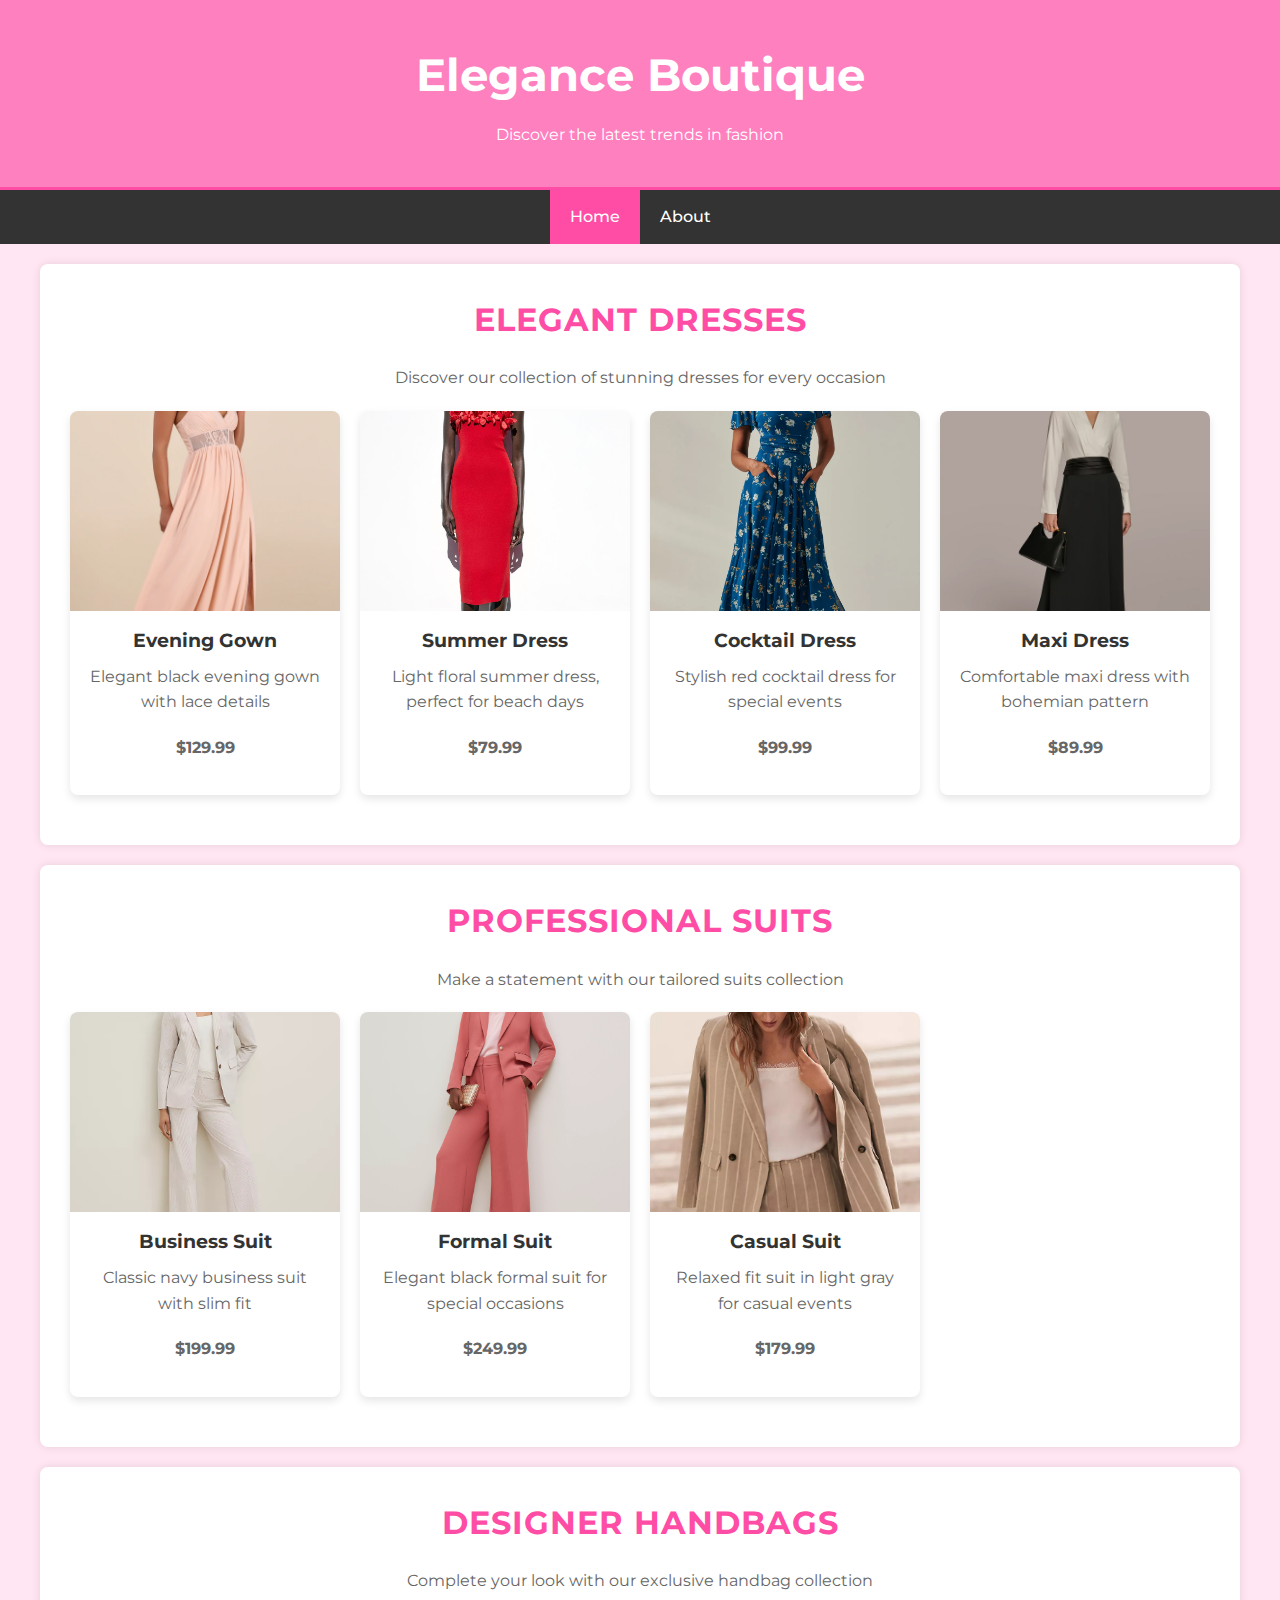
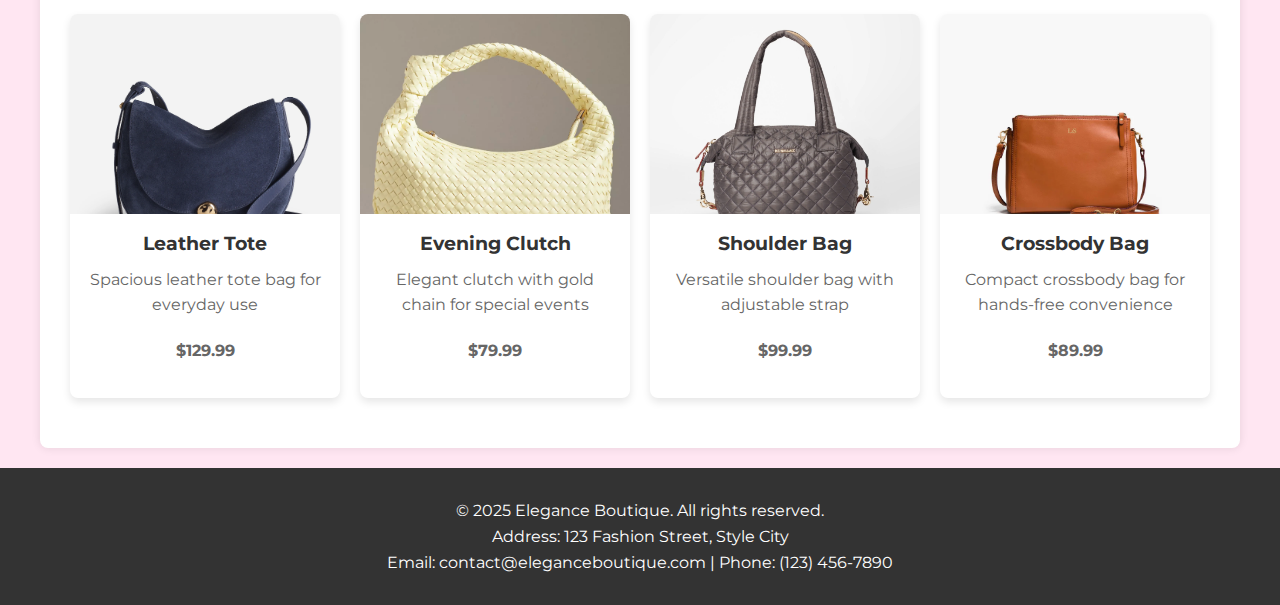
<file: clothing line/index.html>
<!DOCTYPE html>
<html lang="en">
<head>
    <meta charset="UTF-8">
    <meta name="viewport" content="width=device-width, initial-scale=1.0">
    <title>Elegance Boutique - Fashion & Style</title>
    <link rel="stylesheet" href="styles.css">
    <link href="https://fonts.googleapis.com/css2?family=Montserrat:wght@400;500;700&display=swap" rel="stylesheet">
</head>
<body class="home-body">
    <!-- Top/Banner Section -->
    <div id="banner">
        <h1>Elegance Boutique</h1>
        <p>Discover the latest trends in fashion</p>
    </div>

    <!-- Menu Section -->
    <div class="menu">
        <ul>
            <li><a href="index.html" class="active">Home</a></li>
            <li><a href="about.html">About</a></li>
        </ul>
    </div>

    <!-- Dresses Section -->
    <div class="container">
        <div class="category-section">
            <h2>Elegant Dresses</h2>
            <p>Discover our collection of stunning dresses for every occasion</p>
            
            <div class="product-grid">
                <div class="product-card">
                    <img src="./clothimages/dress1.webp" alt="Evening Dress" class="product-image">
                    <div class="product-info">
                        <h3>Evening Gown</h3>
                        <p>Elegant black evening gown with lace details</p>
                        <p class="product-price">$129.99</p>
                    </div>
                </div>
                
                <div class="product-card">
                    <img src="./clothimages/dress2.jpg" alt="Summer Dress" class="product-image">
                    <div class="product-info">
                        <h3>Summer Dress</h3>
                        <p>Light floral summer dress, perfect for beach days</p>
                        <p class="product-price">$79.99</p>
                    </div>
                </div>
                
                <div class="product-card">
                    <img src="./clothimages/dress3.webp" alt="Cocktail Dress" class="product-image">
                    <div class="product-info">
                        <h3>Cocktail Dress</h3>
                        <p>Stylish red cocktail dress for special events</p>
                        <p class="product-price">$99.99</p>
                    </div>
                </div>
                
                <div class="product-card">
                    <img src="./clothimages/dress4.webp" alt="Maxi Dress" class="product-image">
                    <div class="product-info">
                        <h3>Maxi Dress</h3>
                        <p>Comfortable maxi dress with bohemian pattern</p>
                        <p class="product-price">$89.99</p>
                    </div>
                </div>
            </div>
        </div>
    </div>

    <!-- Suits Section -->
    <div class="container">
        <div class="category-section">
            <h2>Professional Suits</h2>
            <p>Make a statement with our tailored suits collection</p>
            
            <div class="product-grid">
                <div class="product-card">
                    <img src="./clothimages/suit1.webp" alt="Business Suit" class="product-image">
                    <div class="product-info">
                        <h3>Business Suit</h3>
                        <p>Classic navy business suit with slim fit</p>
                        <p class="product-price">$199.99</p>
                    </div>
                </div>
                
                <div class="product-card">
                    <img src="./clothimages/suit2.webp" alt="Formal Suit" class="product-image">
                    <div class="product-info">
                        <h3>Formal Suit</h3>
                        <p>Elegant black formal suit for special occasions</p>
                        <p class="product-price">$249.99</p>
                    </div>
                </div>
                
                <div class="product-card">
                    <img src="./clothimages/suit3.webp" alt="Casual Suit" class="product-image">
                    <div class="product-info">
                        <h3>Casual Suit</h3>
                        <p>Relaxed fit suit in light gray for casual events</p>
                        <p class="product-price">$179.99</p>
                    </div>
                </div>
            </div>
        </div>
    </div>

    <!-- Handbags Section -->
    <div class="container">
        <div class="category-section">
            <h2>Designer Handbags</h2>
            <p>Complete your look with our exclusive handbag collection</p>
            
            <div class="product-grid">
                <div class="product-card">
                    <img src="./clothimages/bag1.webp" alt="Tote Bag" class="product-image">
                    <div class="product-info">
                        <h3>Leather Tote</h3>
                        <p>Spacious leather tote bag for everyday use</p>
                        <p class="product-price">$129.99</p>
                    </div>
                </div>
                
                <div class="product-card">
                    <img src="./clothimages/bag2.webp" alt="Clutch" class="product-image">
                    <div class="product-info">
                        <h3>Evening Clutch</h3>
                        <p>Elegant clutch with gold chain for special events</p>
                        <p class="product-price">$79.99</p>
                    </div>
                </div>
                
                <div class="product-card">
                    <img src="./clothimages/bag3.webp" alt="Shoulder Bag" class="product-image">
                    <div class="product-info">
                        <h3>Shoulder Bag</h3>
                        <p>Versatile shoulder bag with adjustable strap</p>
                        <p class="product-price">$99.99</p>
                    </div>
                </div>
                
                <div class="product-card">
                    <img src="./clothimages/bag4.webp" alt="Crossbody Bag" class="product-image">
                    <div class="product-info">
                        <h3>Crossbody Bag</h3>
                        <p>Compact crossbody bag for hands-free convenience</p>
                        <p class="product-price">$89.99</p>
                    </div>
                </div>
            </div>
        </div>
    </div>

    <!-- Bottom/Footer Section -->
    <div class="footer">
        <p>&copy; 2025 Elegance Boutique. All rights reserved.</p>
        <p>Address: 123 Fashion Street, Style City</p>
        <p>Email: contact@eleganceboutique.com | Phone: (123) 456-7890</p>
    </div>
</body>
</html>
</file>
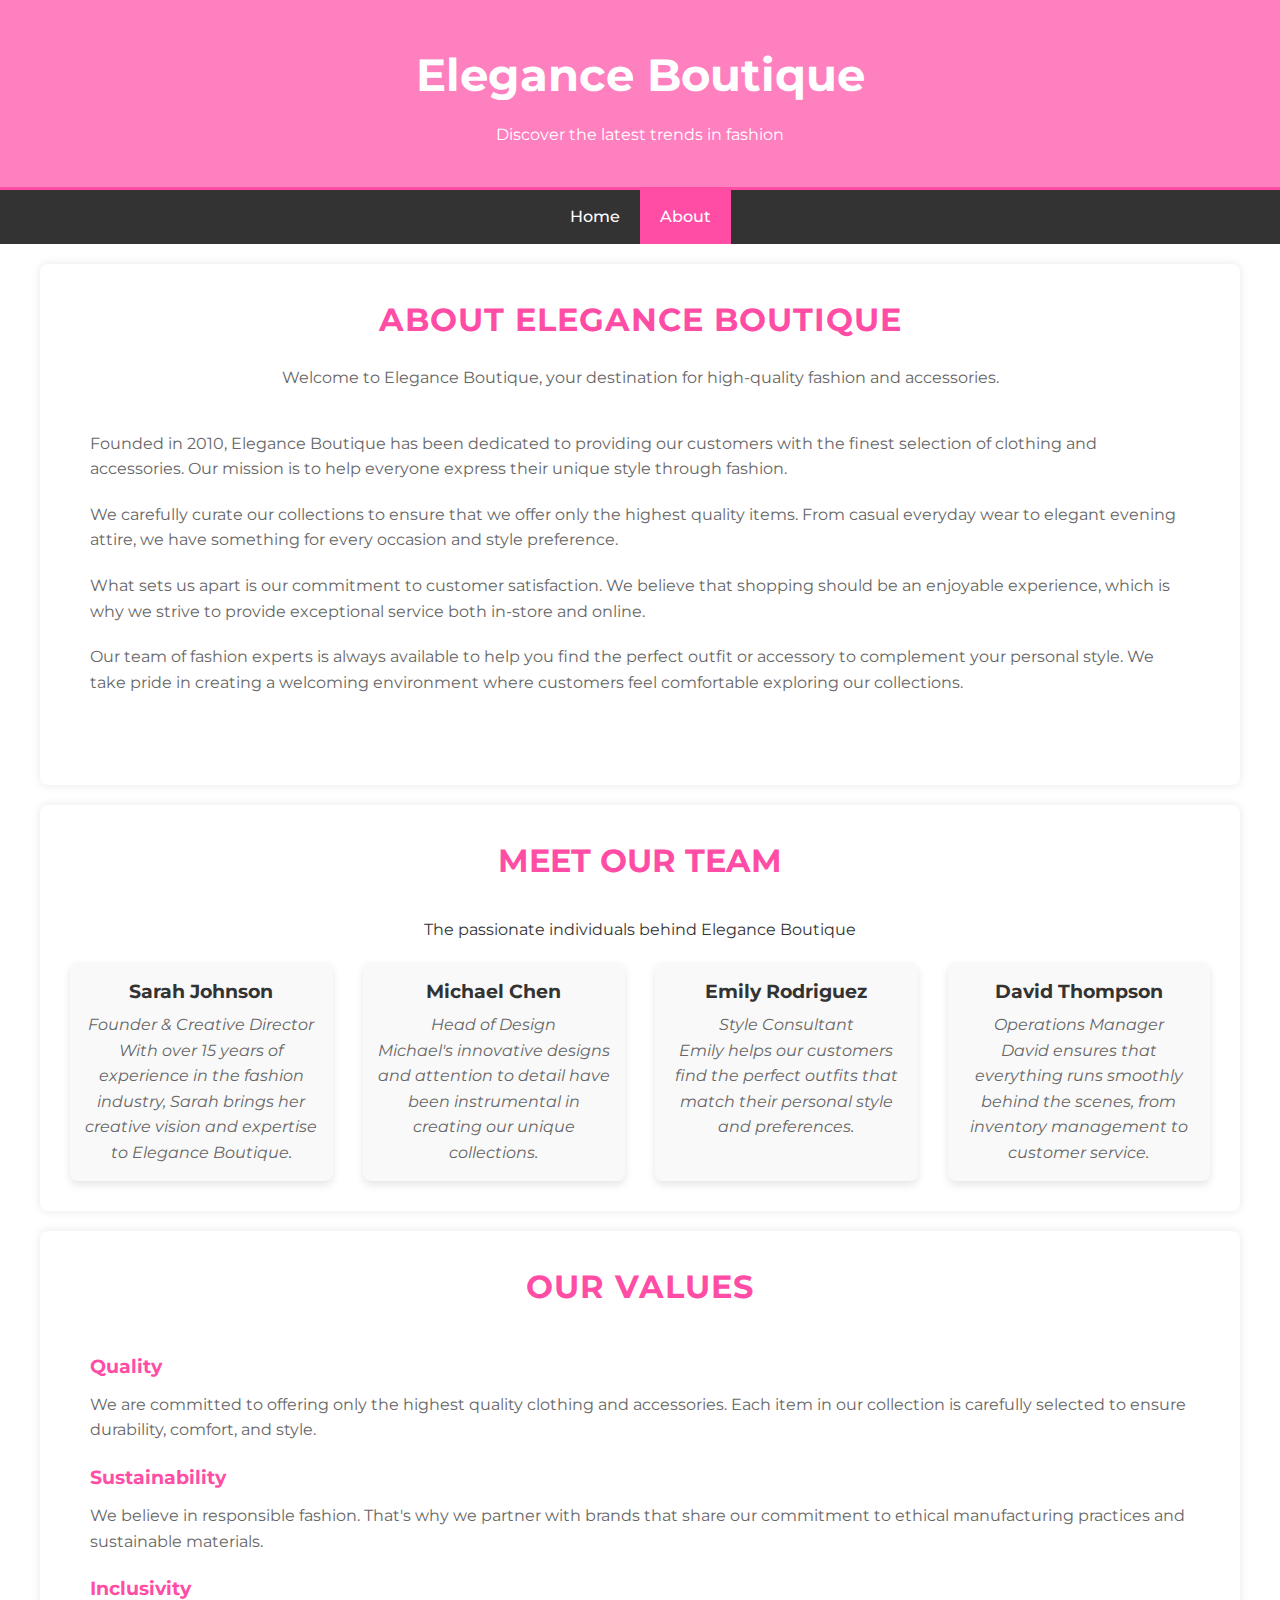
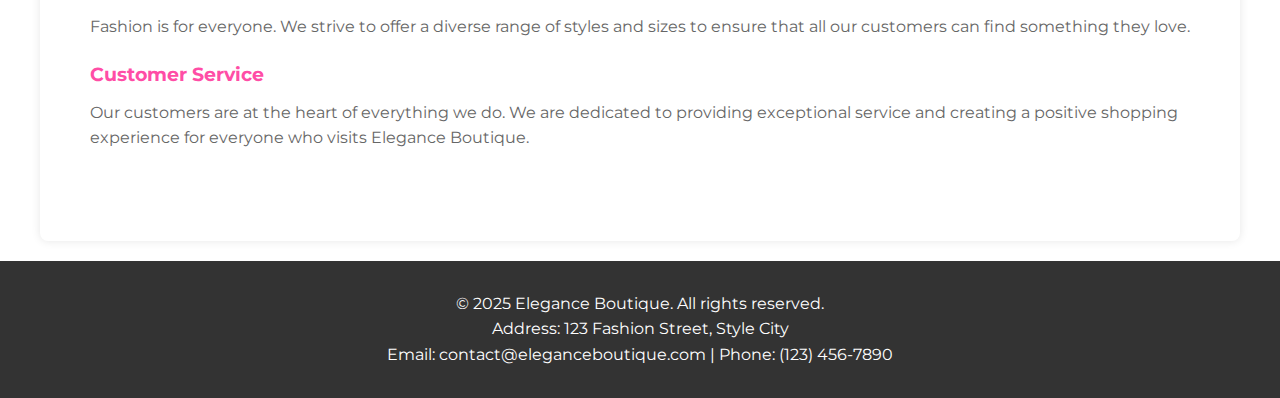
<file: clothing line/about.html>
<!DOCTYPE html>
<html lang="en">
<head>
    <meta charset="UTF-8">
    <meta name="viewport" content="width=device-width, initial-scale=1.0">
    <title>About Us - Elegance Boutique</title>
    <link rel="stylesheet" href="styles.css">
    <link href="https://fonts.googleapis.com/css2?family=Montserrat:wght@400;500;700&display=swap" rel="stylesheet">
</head>
<body>
    <!-- Top/Banner Section -->
    <div id="banner">
        <h1>Elegance Boutique</h1>
        <p>Discover the latest trends in fashion</p>
    </div>

    <!-- Menu Section -->
    <div class="menu">
        <ul>
            <li><a href="index.html">Home</a></li>
            <li><a href="about.html" class="active">About</a></li>
        </ul>
    </div>

    <!-- About Us Section -->
    <div class="container">
        <div class="category-section">
            <h2>About Elegance Boutique</h2>
            <p>Welcome to Elegance Boutique, your destination for high-quality fashion and accessories.</p>
            
            <div style="padding: 20px; text-align: left;">
                <p>Founded in 2010, Elegance Boutique has been dedicated to providing our customers with the finest selection of clothing and accessories. Our mission is to help everyone express their unique style through fashion.</p>
                
                <p>We carefully curate our collections to ensure that we offer only the highest quality items. From casual everyday wear to elegant evening attire, we have something for every occasion and style preference.</p>
                
                <p>What sets us apart is our commitment to customer satisfaction. We believe that shopping should be an enjoyable experience, which is why we strive to provide exceptional service both in-store and online.</p>
                
                <p>Our team of fashion experts is always available to help you find the perfect outfit or accessory to complement your personal style. We take pride in creating a welcoming environment where customers feel comfortable exploring our collections.</p>
            </div>
        </div>
    </div>

    <!-- Our Team Section -->
    <div class="container">
        <div class="team-section">
            <h2>Meet Our Team</h2>
            <p>The passionate individuals behind Elegance Boutique</p>
            
            <div class="team-grid">
                <div class="team-member">
                    
                    <div class="team-info">
                        <h3>Sarah Johnson</h3>
                        <p>Founder & Creative Director</p>
                        <p>With over 15 years of experience in the fashion industry, Sarah brings her creative vision and expertise to Elegance Boutique.</p>
                    </div>
                </div>
                
                <div class="team-member">
                    
                    <div class="team-info">
                        <h3>Michael Chen</h3>
                        <p>Head of Design</p>
                        <p>Michael's innovative designs and attention to detail have been instrumental in creating our unique collections.</p>
                    </div>
                </div>
                
                <div class="team-member">

                    <div class="team-info">
                        <h3>Emily Rodriguez</h3>
                        <p>Style Consultant</p>
                        <p>Emily helps our customers find the perfect outfits that match their personal style and preferences.</p>
                    </div>
                </div>
                
                <div class="team-member">

                    <div class="team-info">
                        <h3>David Thompson</h3>
                        <p>Operations Manager</p>
                        <p>David ensures that everything runs smoothly behind the scenes, from inventory management to customer service.</p>
                    </div>
                </div>
            </div>
        </div>
    </div>

    <!-- Our Values Section -->
    <div class="container">
        <div class="category-section">
            <h2>Our Values</h2>
            
            <div style="padding: 20px; text-align: left;">
                <h3 style="color: #ff4da6; margin-bottom: 10px;">Quality</h3>
                <p>We are committed to offering only the highest quality clothing and accessories. Each item in our collection is carefully selected to ensure durability, comfort, and style.</p>
                
                <h3 style="color: #ff4da6; margin: 20px 0 10px;">Sustainability</h3>
                <p>We believe in responsible fashion. That's why we partner with brands that share our commitment to ethical manufacturing practices and sustainable materials.</p>
                
                <h3 style="color: #ff4da6; margin: 20px 0 10px;">Inclusivity</h3>
                <p>Fashion is for everyone. We strive to offer a diverse range of styles and sizes to ensure that all our customers can find something they love.</p>
                
                <h3 style="color: #ff4da6; margin: 20px 0 10px;">Customer Service</h3>
                <p>Our customers are at the heart of everything we do. We are dedicated to providing exceptional service and creating a positive shopping experience for everyone who visits Elegance Boutique.</p>
            </div>
        </div>
    </div>

    <!-- Bottom/Footer Section -->
    <div class="footer">
        <p>&copy; 2025 Elegance Boutique. All rights reserved.</p>
        <p>Address: 123 Fashion Street, Style City</p>
        <p>Email: contact@eleganceboutique.com | Phone: (123) 456-7890</p>
    </div>
</body>
</html>
</file>
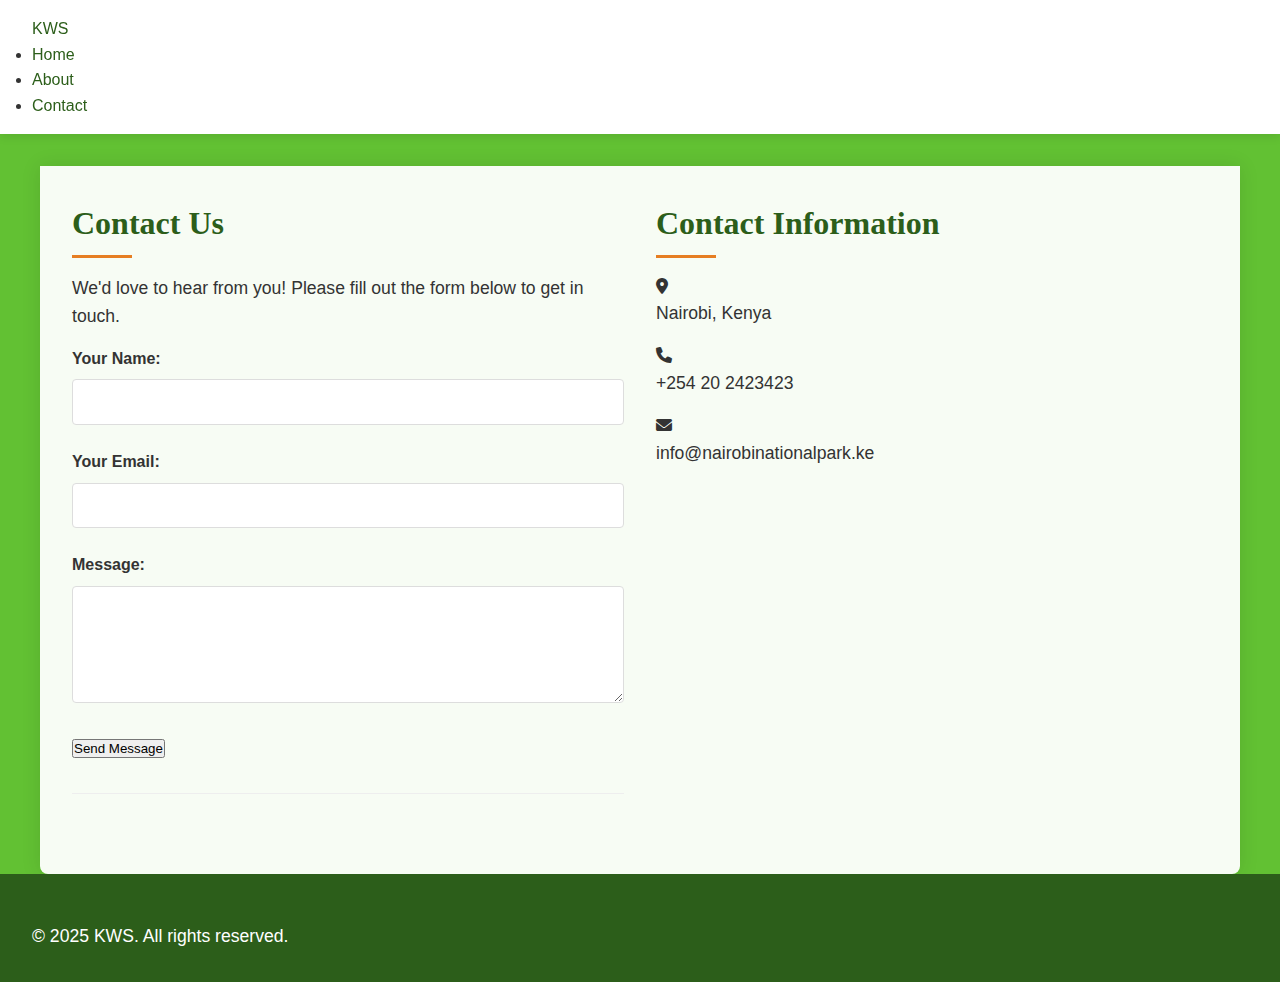
<file: park/contact.html>
<!DOCTYPE html>
<html lang="en">

<head>
    <meta charset="UTF-8">
    <meta name="viewport" content="width=device-width, initial-scale=1.0">
    <title>Contact Us </title>
    <link rel="stylesheet" href="styles.css">
    <link rel="stylesheet" href="https://cdnjs.cloudflare.com/ajax/libs/font-awesome/6.0.0/css/all.min.css"
        integrity="sha512-9usAa10IRO0HhonpyAIVpjrylPvoDwiPUiKdWk5t3PyolY1cOd4DSE0Ga+ri4AuTroPR5aQvXU9xC6qOPnzFeg=="
        crossorigin="anonymous" referrerpolicy="no-referrer" />
</head>

<body class="phthalo-gradient-bg">
    <header>
        <nav>
            <div class="logo">
                <a href="index.html">KWS</a>
            </div>
            <ul class="nav-links">
                <li><a href="index.html">Home</a></li>
                <li><a href="about.html">About</a></li>
                <li><a href="contact.html">Contact</a></li>
            </ul>
        </nav>
    </header>

    <main class="contact-container">
        <section class="contact-form">
            <h2>Contact Us</h2>
            <p>We'd love to hear from you! Please fill out the form below to get in touch.</p>
            <form action="#" method="post">
                <div class="form-group">
                    <label for="name">Your Name:</label>
                    <input type="text" id="name" name="name" required>
                </div>
                <div class="form-group">
                    <label for="email">Your Email:</label>
                    <input type="email" id="email" name="email" required>
                </div>
                <div class="form-group">
                    <label for="message">Message:</label>
                    <textarea id="message" name="message" rows="5" required></textarea>
                </div>
                <button type="submit" class="submit-button">Send Message</button>
            </form>
        </section>

        <section class="contact-info">
            <h2>Contact Information</h2>
            <div class="info-box">
                <i class="fas fa-map-marker-alt"></i>
                <p>Nairobi, Kenya</p>
            </div>
            <div class="info-box">
                <i class="fas fa-phone"></i>
                <p>+254 20 2423423</p>
            </div>
            <div class="info-box">
                <i class="fas fa-envelope"></i>
                <p>info@nairobinationalpark.ke</p>
            </div>
        </section>
    </main>

    <footer>
        <p>&copy; 2025 KWS. All rights reserved.</p>
    </footer>
</body>

</html>
</file>
<file: park/styles.css>
/* Global Styles */
* {
    margin: 0;
    padding: 0;
    box-sizing: border-box;
}

body {
    font-family: "Segoe UI", Tahoma, Geneva, Verdana, sans-serif;
    line-height: 1.6;
    color: #333;
    background-color: #62c133;
  }
  
  .header-bg {
    background-color: #123524; /* Fallback color */
    background-image: linear-gradient(to bottom, #123524, #000000);
    background-attachment: fixed;
    background-size: cover;
    background-position: center;
    background-blend-mode: normal;
  }
  

/* Typography */
h1, h2, h3, h4, h5, h6 {
    font-family: 'Georgia', serif;
    font-weight: 700;
    margin-bottom: 1rem;
    color: #2c5e1a;
}

h1 {
    font-size: 2.5rem;
}

h2 {
    font-size: 2rem;
    position: relative;
    padding-bottom: 0.5rem;
}

h2::after {
    content: '';
    position: absolute;
    left: 0;
    bottom: 0;
    height: 3px;
    width: 60px;
    background-color: #e67e22;
}

h3 {
    font-size: 1.5rem;
    color: #3a7d28;
}

p {
    margin-bottom: 1rem;
    font-size: 1.1rem;
}

a {
    color: #2c5e1a;
    text-decoration: none;
    transition: all 0.3s ease;
}

a:hover {
    color: #e67e22;
}

/* Layout */
main {
    max-width: 1200px;
    margin: 0 auto;
    padding: 2rem;
    background-color: rgba(255, 255, 255, 0.95);
    box-shadow: 0 0 20px rgba(0, 0, 0, 0.1);
    border-radius: 0 0 8px 8px;
}

section {
    margin-bottom: 3rem;
    padding-bottom: 2rem;
    border-bottom: 1px solid #eee;
}

section:last-child {
    border-bottom: none;
    margin-bottom: 0;
}

/* Header */
header {
    background-color: #fff;
    box-shadow: 0 2px 10px rgba(0, 0, 0, 0.1);
    padding: 1rem 2rem;
    display: flex;
    justify-content: space-between;
    align-items: center;
    position: sticky;
    top: 0;
    z-index: 100;
}

.logo h1 {
    margin: 0;
    color: #2c5e1a;
    font-size: 1.8rem;
}

/* Navigation */
.menu {
    display: flex;
    list-style: none;
}

.menu li {
    margin-left: 2rem;
}

.menu a {
    font-weight: 600;
    padding: 0.5rem 1rem;
    border-radius: 4px;
    transition: all 0.3s ease;
}

.menu a:hover, .menu a.active {
    background-color: #2c5e1a;
    color: #fff;
}

/* Hero Section */
.hero {
    height: 80vh;
    background-image: linear-gradient(rgba(0, 0, 0, 0.5), rgba(0, 0, 0, 0.5)), url('https://images.unsplash.com/photo-1516426122078-c23e76319801?q=80&w=1920');
    background-size: cover;
    background-position: center;
    display: flex;
    align-items: center;
    justify-content: center;
    text-align: center;
    color: #fff;
    margin-bottom: 2rem;
}

.hero-content {
    max-width: 800px;
    padding: 2rem;
}

.hero-content h2 {
    font-size: 3rem;
    margin-bottom: 1rem;
    color: #fff;
}

.hero-content h2::after {
    display: none;
}

.hero-content p {
    font-size: 1.5rem;
    margin-bottom: 2rem;
}

/* Page Banner */
.page-banner {
    height: 40vh;
    background-image: linear-gradient(rgba(0, 0, 0, 0.6), rgba(0, 0, 0, 0.6)), url('https://images.unsplash.com/photo-1516426122078-c23e76319801?q=80&w=1920');
    background-size: cover;
    background-position: center;
    display: flex;
    align-items: center;
    justify-content: center;
    text-align: center;
    color: #fff;
    margin-bottom: 2rem;
}

.page-banner h2 {
    font-size: 3rem;
    color: #fff;
}

.page-banner h2::after {
    display: none;
}

/* Buttons */
.btn {
    display: inline-block;
    background-color: #e67e22;
    color: #fff;
    padding: 0.8rem 1.5rem;
    border-radius: 4px;
    font-weight: 600;
    transition: all 0.3s ease;
    border: none;
    cursor: pointer;
}

.btn:hover {
    background-color: #d35400;
    color: #fff;
    transform: translateY(-2px);
    box-shadow: 0 4px 8px rgba(0, 0, 0, 0.1);
}

/* Image Gallery */
.image-gallery {
    display: grid;
    grid-template-columns: repeat(auto-fill, minmax(300px, 1fr));
    gap: 1.5rem;
    margin-top: 2rem;
}

.gallery-item {
    border-radius: 8px;
    overflow: hidden;
    box-shadow: 0 4px 8px rgba(0, 0, 0, 0.1);
    transition: transform 0.3s ease;
}

.gallery-item:hover {
    transform: translateY(-5px);
}

.gallery-item img {
    width: 100%;
    height: 250px;
    object-fit: cover;
    display: block;
}

.gallery-item p {
    padding: 1rem;
    background-color: #fff;
    margin: 0;
    font-style: italic;
    text-align: center;
}

/* Highlights Section */
.highlights-container {
    display: grid;
    grid-template-columns: repeat(auto-fill, minmax(300px, 1fr));
    gap: 1.5rem;
    margin-top: 2rem;
}

.highlight-box {
    background-color: #f8f9fa;
    padding: 1.5rem;
    border-radius: 8px;
    box-shadow: 0 4px 8px rgba(0, 0, 0, 0.05);
    transition: all 0.3s ease;
    border-left: 4px solid #2c5e1a;
}

.highlight-box:hover {
    transform: translateY(-5px);
    box-shadow: 0 8px 16px rgba(0, 0, 0, 0.1);
}

/* Info Container */
.info-container {
    display: grid;
    grid-template-columns: 2fr 1fr;
    gap: 2rem;
    margin-top: 2rem;
}

.info-text {
    padding-right: 2rem;
}

.info-image img {
    width: 100%;
    height: 100%;
    object-fit: cover;
    border-radius: 8px;
    box-shadow: 0 4px 8px rgba(0, 0, 0, 0.1);
}

/* Tables */
table {
    width: 100%;
    border-collapse: collapse;
    margin: 1.5rem 0;
    box-shadow: 0 2px 8px rgba(0, 0, 0, 0.1);
    border-radius: 8px;
    overflow: hidden;
}

th, td {
    padding: 1rem;
    text-align: left;
    border-bottom: 1px solid #eee;
}

th {
    background-color: #2c5e1a;
    color: #fff;
    font-weight: 600;
}

tr:nth-child(even) {
    background-color: #f8f9fa;
}

tr:hover {
    background-color: #f1f1f1;
}

/* Lists */
.checklist, .wildlife-list, .contact-list {
    list-style: none;
    margin: 1rem 0 2rem;
}

.checklist li, .wildlife-list li, .contact-list li {
    padding: 0.5rem 0;
    position: relative;
    padding-left: 1.5rem;
}

.checklist li::before {
    content: '✓';
    color: #2c5e1a;
    position: absolute;
    left: 0;
    top: 0.5rem;
}

.wildlife-list li::before {
    content: '•';
    color: #e67e22;
    position: absolute;
    left: 0;
    top: 0.5rem;
    font-size: 1.2rem;
}

.contact-list li {
    margin-bottom: 0.5rem;
}

.timeline {
    margin: 1.5rem 0;
    padding-left: 1.5rem;
}

.timeline li {
    margin-bottom: 1rem;
    position: relative;
}

/* History Section */
.history-container {
    display: grid;
    grid-template-columns: 1fr 2fr;
    gap: 2rem;
    margin-top: 2rem;
}

.history-image img {
    width: 100%;
    height: 100%;
    object-fit: cover;
    border-radius: 8px;
    box-shadow: 0 4px 8px rgba(0, 0, 0, 0.1);
}

/* Ecosystem Grid */
.ecosystem-grid {
    display: grid;
    grid-template-columns: repeat(2, 1fr);
    gap: 1.5rem;
    margin: 2rem 0;
}

.eco-item {
    background-color: #f8f9fa;
    padding: 1.5rem;
    border-radius: 8px;
    box-shadow: 0 4px 8px rgba(0, 0, 0, 0.05);
}

/* Conservation Table */
.conservation-table {
    margin: 2rem 0;
}

/* Contact Section */
.contact-container {
    display: grid;
    grid-template-columns: 1fr 1fr;
    gap: 2rem;
    margin-top: 2rem;
}

.contact-details, .contact-form-container {
    background-color: #f8f9fa;
    padding: 2rem;
    border-radius: 8px;
    box-shadow: 0 4px 8px rgba(0, 0, 0, 0.05);
}

.social-media {
    margin-top: 2rem;
}

.social-links {
    display: flex;
    gap: 1rem;
    margin-top: 0.5rem;
}

.social-link {
    padding: 0.5rem 1rem;
    background-color: #2c5e1a;
    color: #fff;
    border-radius: 4px;
    transition: all 0.3s ease;
}

.social-link:hover {
    background-color: #e67e22;
    color: #fff;
}

/* Form Styles */
.form-group {
    margin-bottom: 1.5rem;
}

label {
    display: block;
    margin-bottom: 0.5rem;
    font-weight: 600;
}

input, textarea {
    width: 100%;
    padding: 0.8rem;
    border: 1px solid #ddd;
    border-radius: 4px;
    font-family: inherit;
    font-size: 1rem;
    transition: border-color 0.3s ease;
}

input:focus, textarea:focus {
    outline: none;
    border-color: #2c5e1a;
    box-shadow: 0 0 0 2px rgba(44, 94, 26, 0.2);
}

/* Planning Section */
.planning-container {
    display: grid;
    grid-template-columns: repeat(auto-fill, minmax(300px, 1fr));
    gap: 1.5rem;
    margin-top: 2rem;
}

.planning-item {
    background-color: #f8f9fa;
    padding: 1.5rem;
    border-radius: 8px;
    box-shadow: 0 4px 8px rgba(0, 0, 0, 0.05);
}

.season-table {
    margin: 1rem 0;
}

/* FAQ Section */
.faq-container {
    margin-top: 2rem;
}

.faq-item {
    background-color: #f8f9fa;
    padding: 1.5rem;
    border-radius: 8px;
    box-shadow: 0 4px 8px rgba(0, 0, 0, 0.05);
    margin-bottom: 1rem;
}

.faq-item h3 {
    color: #2c5e1a;
    margin-bottom: 0.5rem;
}

/* Footer */
footer {
    background-color: #2c5e1a;
    color: #fff;
    padding: 3rem 2rem 1rem;
}

.footer-content {
    max-width: 1200px;
    margin: 0 auto;
    display: grid;
    grid-template-columns: repeat(auto-fit, minmax(250px, 1fr));
    gap: 2rem;
}

.footer-section h3 {
    color: #fff;
    margin-bottom: 1rem;
    position: relative;
    padding-bottom: 0.5rem;
}

.footer-section h3::after {
    content: '';
    position: absolute;
    left: 0;
    bottom: 0;
    height: 2px;
    width: 40px;
    background-color: #e67e22;
}

.footer-section ul {
    list-style: none;
}

.footer-section ul li {
    margin-bottom: 0.5rem;
}

.footer-section a {
    color: #fff;
}

.footer-section a:hover {
    color: #e67e22;
}

.copyright {
    max-width: 1200px;
    margin: 0 auto;
    text-align: center;
    padding-top: 2rem;
    margin-top: 2rem;
    border-top: 1px solid rgba(255, 255, 255, 0.1);
}

/* Responsive Design */
@media (max-width: 992px) {
    .info-container, .history-container, .contact-container {
        grid-template-columns: 1fr;
    }
    
    .info-text {
        padding-right: 0;
    }
    
    .hero-content h2 {
        font-size: 2.5rem;
    }
    
    .hero-content p {
        font-size: 1.2rem;
    }
}

@media (max-width: 768px) {
    header {
        flex-direction: column;
        padding: 1rem;
    }
    
    .logo {
        margin-bottom: 1rem;
    }
    
    .menu {
        width: 100%;
        justify-content: space-around;
    }
    
    .menu li {
        margin: 0;
    }
    
    .hero {
        height: 60vh;
    }
    
    .ecosystem-grid {
        grid-template-columns: 1fr;
    }
    
    main {
        padding: 1.5rem;
    }
}

@media (max-width: 576px) {
    h1 {
        font-size: 2rem;
    }
    
    h2 {
        font-size: 1.8rem;
    }
    
    .hero-content h2 {
        font-size: 2rem;
    }
    
    .page-banner h2 {
        font-size: 2rem;
    }
    
    .menu a {
        padding: 0.5rem;
        font-size: 0.9rem;
    }
    
    .highlights-container, .planning-container {
        grid-template-columns: 1fr;
    }
}

/* Custom ID Selectors */
#introduction {
    position: relative;
    padding-top: 2rem;
}

#introduction::before {
    content: '';
    position: absolute;
    top: 0;
    left: 0;
    width: 100px;
    height: 4px;
    background-color: #e67e22;
}

#highlights {
    background-color: rgba(44, 94, 26, 0.05);
    padding: 2rem;
    border-radius: 8px;
    margin: 3rem 0;
}

#visiting-info {
    position: relative;
}

#history, #ecosystem, #conservation {
    position: relative;
}

#contact-info {
    position: relative;
}

#faq {
    background-color: rgba(44, 94, 26, 0.05);
    padding: 2rem;
    border-radius: 8px;
}

/* Animation Effects */
@keyframes fadeIn {
    from { opacity: 0; transform: translateY(20px); }
    to { opacity: 1; transform: translateY(0); }
}

section {
    animation: fadeIn 0.8s ease-out;
}
</file>
<file: clothing line/styles.css>
/* Reset some default browser styles */
* {
    margin: 0;
    padding: 0;
    box-sizing: border-box;
  }
  
  body {
    font-family: "Montserrat", Arial, sans-serif;
    line-height: 1.6;
    color: #333;
  }
  
  /* Homepage specific styling */
  .home-body {
    background-color: #ffe6f2; /* Pink background for homepage */
  }
  
  /* Top/Banner Section Styling */
  #banner {
    background-color: #ff80bf;
    color: white;
    text-align: center;
    padding: 40px;
    border-bottom: 3px solid #ff4da6;
  }
  
  #banner h1 {
    font-size: 2.8em;
    margin-bottom: 10px;
    font-weight: 700;
  }
  
  /* Menu Section Styling */
  .menu {
    background-color: #333;
    overflow: hidden;
    position: sticky;
    top: 0;
    z-index: 100;
  }
  
  .menu ul {
    list-style-type: none;
    display: flex;
    justify-content: center;
  }
  
  .menu li {
    float: left;
  }
  
  .menu a {
    display: block;
    color: white;
    text-align: center;
    padding: 14px 20px;
    text-decoration: none;
    transition: background-color 0.3s;
    font-weight: 500;
  }
  
  .menu a:hover {
    background-color: #ff4da6;
  }
  
  .menu a.active {
    background-color: #ff4da6;
  }
  
  /* Mid Section Container */
  .container {
    max-width: 1200px;
    margin: 20px auto;
    background-color: white;
    box-shadow: 0 0 10px rgba(0, 0, 0, 0.1);
    border-radius: 8px;
    overflow: hidden;
  }
  
  /* Category Sections */
  .category-section {
    padding: 30px;
    margin-bottom: 20px;
    text-align: center;
  }
  
  .category-section h2 {
    color: #ff4da6;
    margin-bottom: 20px;
    font-size: 2em;
    text-transform: uppercase;
    letter-spacing: 1px;
  }
  
  .category-section p {
    margin-bottom: 20px;
    color: #666;
  }
  
  /* Product Grid */
  .product-grid {
    display: grid;
    grid-template-columns: repeat(auto-fill, minmax(250px, 1fr));
    gap: 20px;
    margin-top: 20px;
  }
  
  .product-card {
    background: white;
    border-radius: 8px;
    overflow: hidden;
    box-shadow: 0 4px 8px rgba(0, 0, 0, 0.1);
    transition: transform 0.3s ease;
  }
  
  .product-card:hover {
    transform: translateY(-5px);
  }
  
  .product-image {
    width: 100%;
    height: 200px;
    object-fit: cover;
    display: block;
  }
  
  .product-info {
    padding: 15px;
  }
  
  .product-info h3 {
    margin-bottom: 8px;
    color: #333;
  }
  
  .product-price {
    font-weight: bold;
    color: #ff4da6;
  }
  
  /* Team Section */
  .team-section {
    padding: 30px;
    text-align: center;
  }
  
  .team-section h2 {
    color: #ff4da6;
    margin-bottom: 30px;
    font-size: 2em;
    text-transform: uppercase;
  }
  
  .team-grid {
    display: grid;
    grid-template-columns: repeat(auto-fill, minmax(250px, 1fr));
    gap: 30px;
    margin-top: 20px;
  }
  
  .team-member {
    background: #f9f9f9;
    border-radius: 8px;
    overflow: hidden;
    box-shadow: 0 4px 8px rgba(0, 0, 0, 0.1);
  }
  
  .team-member img {
    width: 100%;
    height: 250px;
    object-fit: cover;
  }
  
  .team-info {
    padding: 15px;
  }
  
  .team-info h3 {
    margin-bottom: 5px;
    color: #333;
  }
  
  .team-info p {
    color: #666;
    font-style: italic;
  }
  
  /* Bottom/Footer Section Styling */
  .footer {
    background-color: #333;
    color: white;
    text-align: center;
    padding: 30px;
    margin-top: 20px;
  }
  
  /* Responsive Design */
  @media (max-width: 768px) {
    .product-grid,
    .team-grid {
      grid-template-columns: repeat(2, 1fr);
    }
  }
  
  @media (max-width: 480px) {
    .product-grid,
    .team-grid {
      grid-template-columns: 1fr;
    }
  
    .menu ul {
      flex-direction: column;
    }
  
    .menu li {
      float: none;
    }
  }
</file>
